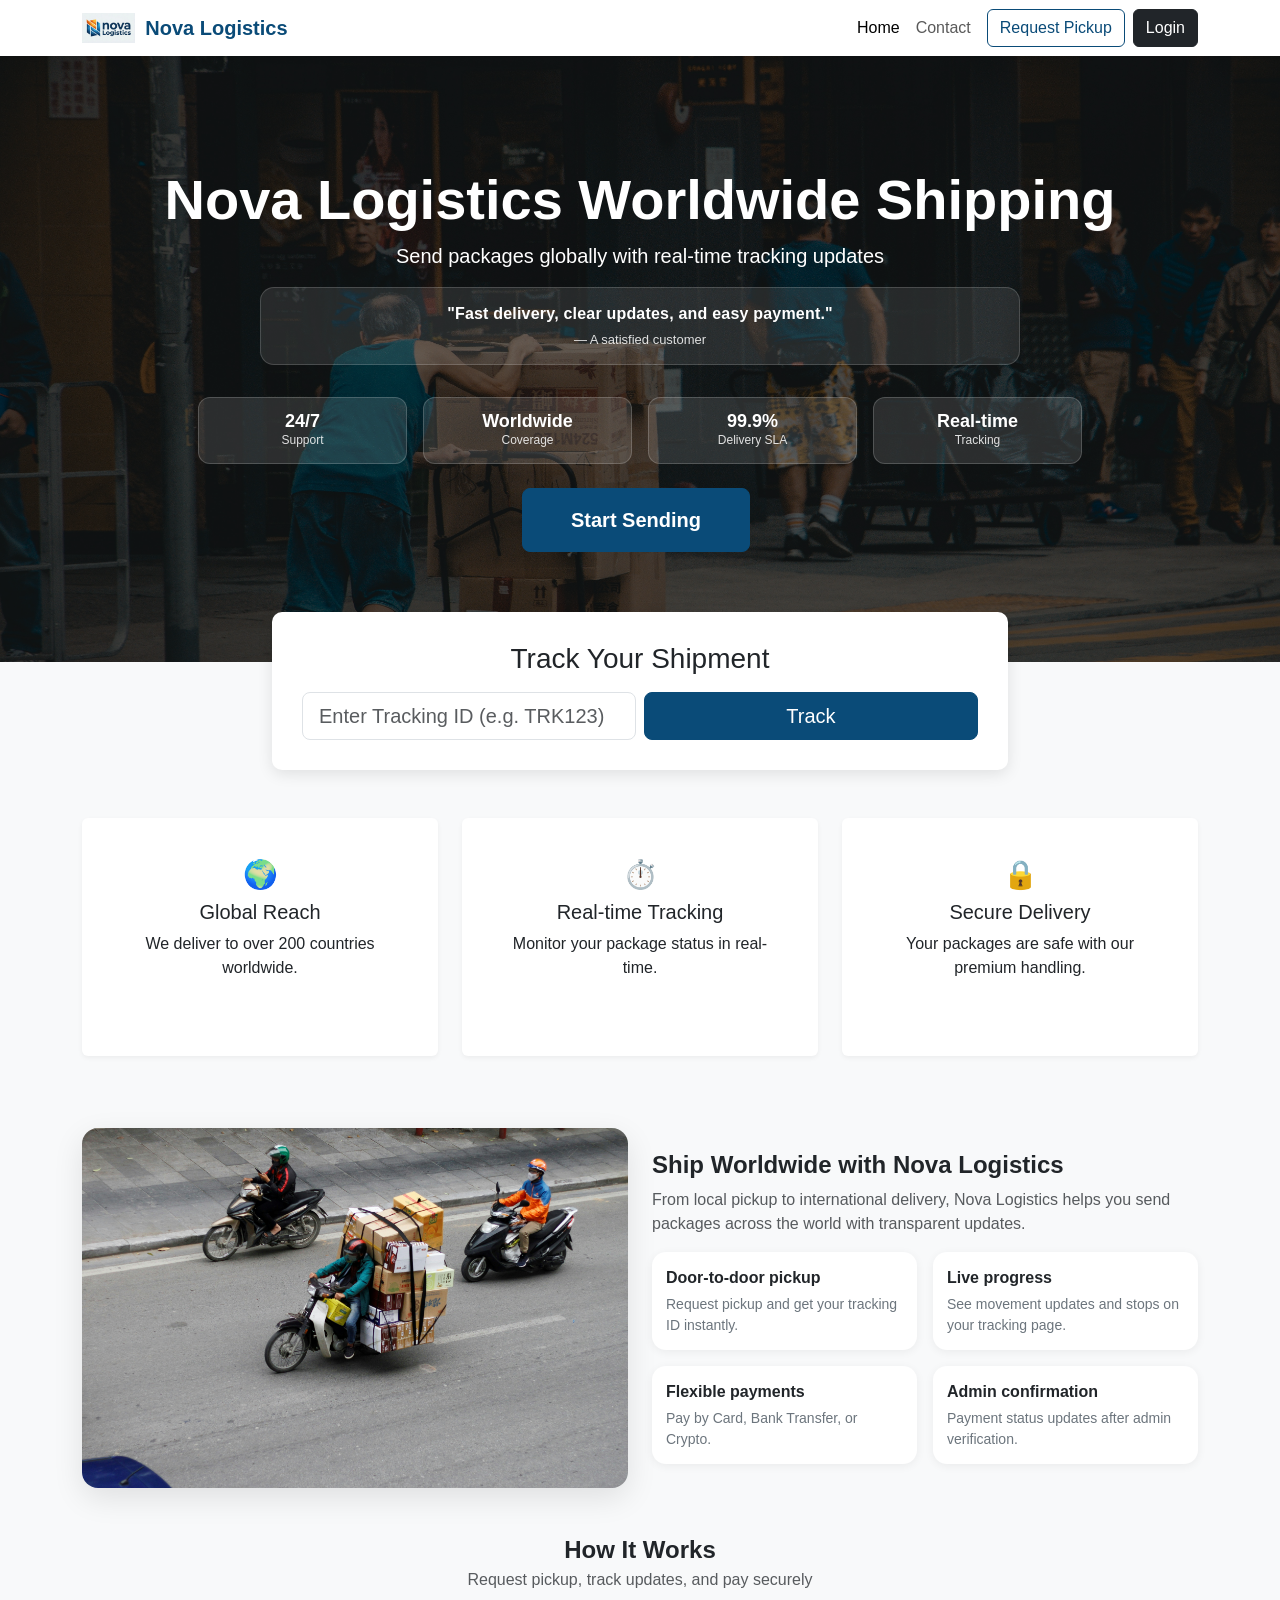
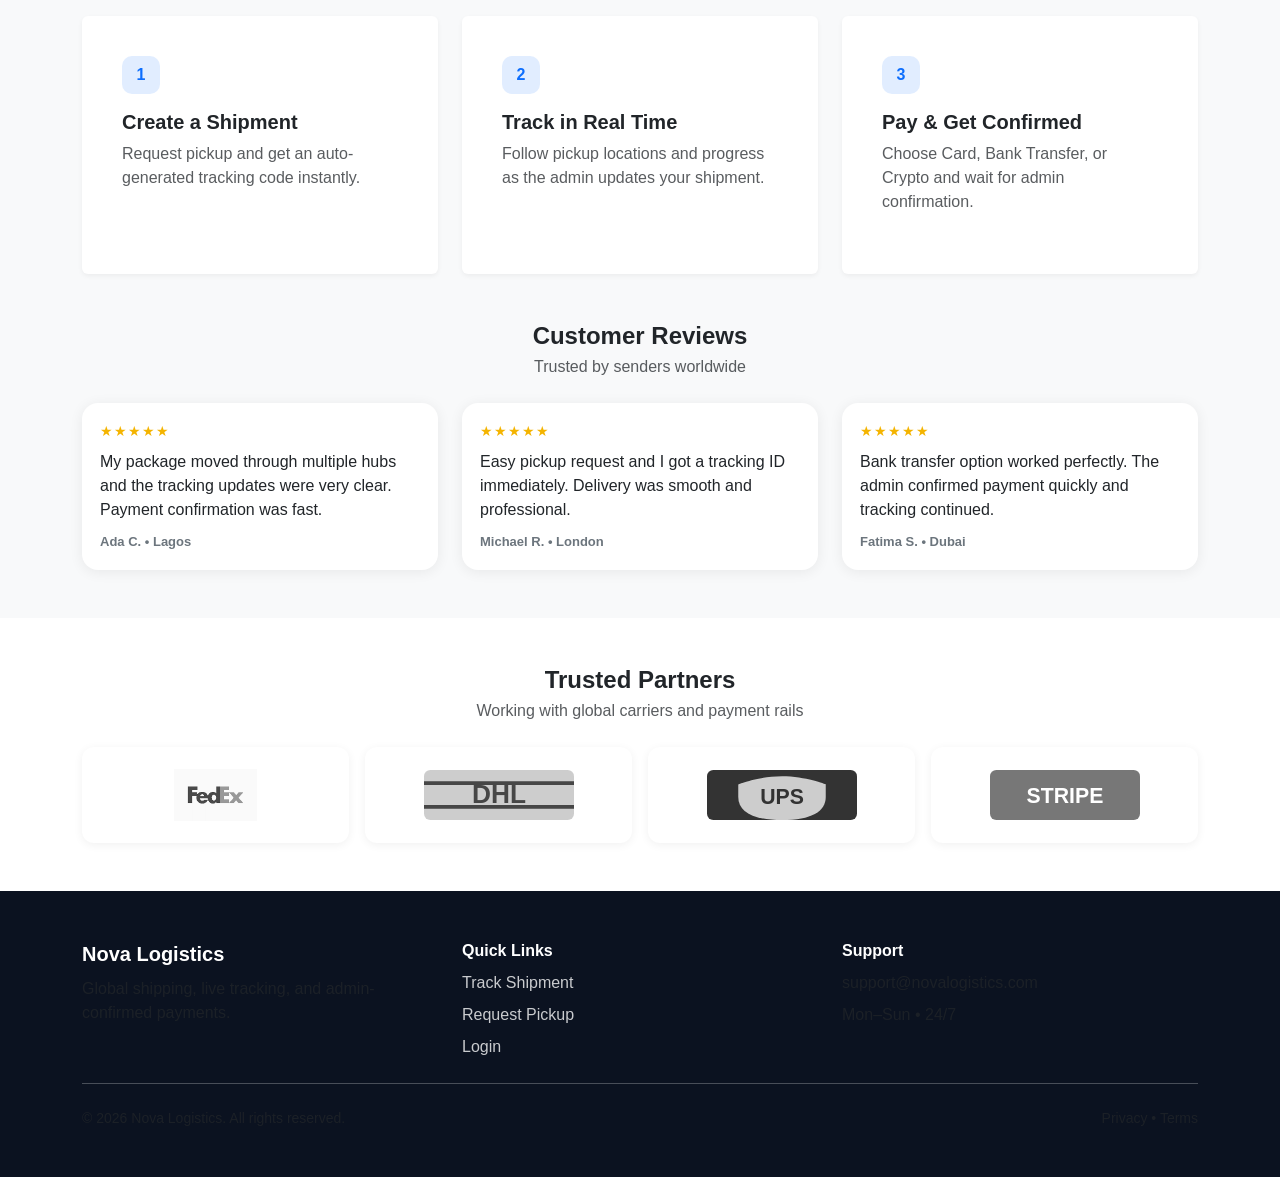
<file: index.html>
<!DOCTYPE html>
<html lang="en">
<head>
    <meta charset="UTF-8">
    <meta name="viewport" content="width=device-width, initial-scale=1.0">
    <title>Nova Logistics - Global Shipping & Tracking</title>
    <link href="https://cdn.jsdelivr.net/npm/bootstrap@5.3.0/dist/css/bootstrap.min.css" rel="stylesheet">
    <link href="css/styles.css" rel="stylesheet">
</head>
<body>

    <div id="page-loader" class="page-loader">
        <img src="css/pixverse_t2i_ori_b3b17f94-c710-4f68-aa2d-921520f1d6b5.webp" class="loader-logo" alt="Nova Logistics">
    </div>

    <!-- Navbar -->
    <nav class="navbar navbar-expand-lg navbar-light bg-white shadow-sm">
        <div class="container">
            <a class="navbar-brand" href="index.html">
                <img src="css/pixverse_t2i_ori_b3b17f94-c710-4f68-aa2d-921520f1d6b5.webp" class="brand-logo" alt="Nova Logistics">
                <span>Nova Logistics</span>
            </a>
            <button class="navbar-toggler" type="button" data-bs-toggle="collapse" data-bs-target="#navbarNav">
                <span class="navbar-toggler-icon"></span>
            </button>
            <div class="collapse navbar-collapse" id="navbarNav">
                <ul class="navbar-nav ms-auto align-items-center">
                    <li class="nav-item"><a class="nav-link active" href="index.html">Home</a></li>
                    <li class="nav-item"><a class="nav-link" href="#" onclick="alert('Contact us at support@novalogistics.com')">Contact</a></li>
                    <li class="nav-item ms-lg-2"><a class="btn btn-outline-primary" href="request.html">Request Pickup</a></li>
                    <li class="nav-item ms-lg-2"><a class="btn btn-dark" href="login.html">Login</a></li>
                </ul>
            </div>
        </div>
    </nav>

    <!-- Hero Section -->
    <div class="hero-section" id="hero">
        <div class="container">
            <div id="hero-content">
                <h1 class="display-4 fw-bold" id="hero-title">Global Logistics Solutions</h1>
                <p class="lead" id="hero-subtitle">Ship worldwide with real-time tracking and secure payments</p>
                <div class="hero-quote mt-3">
                    <div class="hero-quote-text" id="hero-quote">"Fast delivery, clear updates, and easy payment."</div>
                    <div class="hero-quote-meta" id="hero-quote-meta">— A satisfied customer</div>
                </div>
                <div class="hero-stats row g-3 justify-content-center mt-3">
                    <div class="col-6 col-md-3">
                        <div class="hero-stat">
                            <div class="hero-stat-value">24/7</div>
                            <div class="hero-stat-label">Support</div>
                        </div>
                    </div>
                    <div class="col-6 col-md-3">
                        <div class="hero-stat">
                            <div class="hero-stat-value">Worldwide</div>
                            <div class="hero-stat-label">Coverage</div>
                        </div>
                    </div>
                    <div class="col-6 col-md-3">
                        <div class="hero-stat">
                            <div class="hero-stat-value">99.9%</div>
                            <div class="hero-stat-label">Delivery SLA</div>
                        </div>
                    </div>
                    <div class="col-6 col-md-3">
                        <div class="hero-stat">
                            <div class="hero-stat-value">Real-time</div>
                            <div class="hero-stat-label">Tracking</div>
                        </div>
                    </div>
                </div>
            </div>
            <div class="mt-4">
                <a href="request.html" class="btn btn-primary btn-lg me-2 px-5 py-3 fw-bold">Start Sending</a>
            </div>
        </div>
    </div>

    <!-- Tracking Box -->
    <div class="container">
        <div class="row justify-content-center">
            <div class="col-md-8">
                <div class="tracking-box text-center">
                    <h3 class="mb-3">Track Your Shipment</h3>
                    <form id="track-form" class="d-flex flex-column flex-sm-row gap-2">
                        <input type="text" id="tracking-input" class="form-control form-control-lg flex-sm-grow-1" placeholder="Enter Tracking ID (e.g. TRK123)" required>
                        <button type="submit" class="btn btn-primary btn-lg w-100 flex-sm-grow-0">Track</button>
                    </form>
                </div>
            </div>
        </div>
    </div>

    <!-- Features -->
    <div class="container py-5">
        <div class="row text-center">
            <div class="col-md-4 mb-4">
                <div class="card p-4 h-100">
                    <div class="card-body">
                        <h3>🌍</h3>
                        <h5>Global Reach</h5>
                        <p>We deliver to over 200 countries worldwide.</p>
                    </div>
                </div>
            </div>
            <div class="col-md-4 mb-4">
                <div class="card p-4 h-100">
                    <div class="card-body">
                        <h3>⏱️</h3>
                        <h5>Real-time Tracking</h5>
                        <p>Monitor your package status in real-time.</p>
                    </div>
                </div>
            </div>
            <div class="col-md-4 mb-4">
                <div class="card p-4 h-100">
                    <div class="card-body">
                        <h3>🔒</h3>
                        <h5>Secure Delivery</h5>
                        <p>Your packages are safe with our premium handling.</p>
                    </div>
                </div>
            </div>
        </div>
    </div>

    <div class="container pb-5">
        <div class="row g-4 align-items-center">
            <div class="col-lg-6">
                <div class="section-image-card">
                    <img src="css/shipping11.jpg" class="section-image" alt="Global shipping">
                </div>
            </div>
            <div class="col-lg-6">
                <h4 class="fw-bold mb-2">Ship Worldwide with Nova Logistics</h4>
                <p class="text-muted mb-3">From local pickup to international delivery, Nova Logistics helps you send packages across the world with transparent updates.</p>
                <div class="row g-3">
                    <div class="col-sm-6">
                        <div class="mini-feature">
                            <div class="mini-feature-title">Door-to-door pickup</div>
                            <div class="mini-feature-text">Request pickup and get your tracking ID instantly.</div>
                        </div>
                    </div>
                    <div class="col-sm-6">
                        <div class="mini-feature">
                            <div class="mini-feature-title">Live progress</div>
                            <div class="mini-feature-text">See movement updates and stops on your tracking page.</div>
                        </div>
                    </div>
                    <div class="col-sm-6">
                        <div class="mini-feature">
                            <div class="mini-feature-title">Flexible payments</div>
                            <div class="mini-feature-text">Pay by Card, Bank Transfer, or Crypto.</div>
                        </div>
                    </div>
                    <div class="col-sm-6">
                        <div class="mini-feature">
                            <div class="mini-feature-title">Admin confirmation</div>
                            <div class="mini-feature-text">Payment status updates after admin verification.</div>
                        </div>
                    </div>
                </div>
            </div>
        </div>
    </div>

    <div class="container pb-5">
        <div class="text-center mb-4">
            <h4 class="fw-bold mb-1">How It Works</h4>
            <p class="text-muted mb-0">Request pickup, track updates, and pay securely</p>
        </div>
        <div class="row g-4">
            <div class="col-md-4">
                <div class="card p-4 h-100">
                    <div class="card-body">
                        <div class="how-icon mb-3">1</div>
                        <h5 class="fw-bold">Create a Shipment</h5>
                        <p class="text-muted mb-0">Request pickup and get an auto-generated tracking code instantly.</p>
                    </div>
                </div>
            </div>
            <div class="col-md-4">
                <div class="card p-4 h-100">
                    <div class="card-body">
                        <div class="how-icon mb-3">2</div>
                        <h5 class="fw-bold">Track in Real Time</h5>
                        <p class="text-muted mb-0">Follow pickup locations and progress as the admin updates your shipment.</p>
                    </div>
                </div>
            </div>
            <div class="col-md-4">
                <div class="card p-4 h-100">
                    <div class="card-body">
                        <div class="how-icon mb-3">3</div>
                        <h5 class="fw-bold">Pay & Get Confirmed</h5>
                        <p class="text-muted mb-0">Choose Card, Bank Transfer, or Crypto and wait for admin confirmation.</p>
                    </div>
                </div>
            </div>
        </div>
    </div>

    <div class="container pb-5">
        <div class="text-center mb-4">
            <h4 class="fw-bold mb-1">Customer Reviews</h4>
            <p class="text-muted mb-0">Trusted by senders worldwide</p>
        </div>
        <div class="row g-4">
            <div class="col-md-4">
                <div class="testimonial-card">
                    <div class="testimonial-stars">★★★★★</div>
                    <div class="testimonial-text">My package moved through multiple hubs and the tracking updates were very clear. Payment confirmation was fast.</div>
                    <div class="testimonial-meta">Ada C. • Lagos</div>
                </div>
            </div>
            <div class="col-md-4">
                <div class="testimonial-card">
                    <div class="testimonial-stars">★★★★★</div>
                    <div class="testimonial-text">Easy pickup request and I got a tracking ID immediately. Delivery was smooth and professional.</div>
                    <div class="testimonial-meta">Michael R. • London</div>
                </div>
            </div>
            <div class="col-md-4">
                <div class="testimonial-card">
                    <div class="testimonial-stars">★★★★★</div>
                    <div class="testimonial-text">Bank transfer option worked perfectly. The admin confirmed payment quickly and tracking continued.</div>
                    <div class="testimonial-meta">Fatima S. • Dubai</div>
                </div>
            </div>
        </div>
    </div>

    <div class="partners-section py-5">
        <div class="container">
            <div class="text-center mb-4">
                <h4 class="fw-bold mb-1">Trusted Partners</h4>
                <p class="text-muted mb-0">Working with global carriers and payment rails</p>
            </div>
            <div class="row g-3 justify-content-center align-items-center text-center">
                <div class="col-6 col-md-3">
                    <div class="partner-card">
                        <img src="css/download.png" class="partner-logo" alt="FedEx">
                    </div>
                </div>
                <div class="col-6 col-md-3">
                    <div class="partner-card">
                        <svg class="partner-svg" viewBox="0 0 240 80" xmlns="http://www.w3.org/2000/svg" role="img" aria-label="DHL">
                            <rect x="0" y="0" width="240" height="80" rx="10" fill="#FFCC00"/>
                            <rect x="0" y="18" width="240" height="6" fill="#D40511"/>
                            <rect x="0" y="56" width="240" height="6" fill="#D40511"/>
                            <text x="120" y="52" text-anchor="middle" font-size="42" font-family="Segoe UI, Arial, sans-serif" font-weight="700" fill="#D40511">DHL</text>
                        </svg>
                    </div>
                </div>
                <div class="col-6 col-md-3">
                    <div class="partner-card">
                        <svg class="partner-svg" viewBox="0 0 240 80" xmlns="http://www.w3.org/2000/svg" role="img" aria-label="UPS">
                            <rect x="0" y="0" width="240" height="80" rx="10" fill="#2B1B0E"/>
                            <path d="M120 10c38 0 70 13 70 13v20c0 23-23 37-70 37S50 66 50 43V23s32-13 70-13z" fill="#FFC72C"/>
                            <text x="120" y="55" text-anchor="middle" font-size="34" font-family="Segoe UI, Arial, sans-serif" font-weight="800" fill="#2B1B0E">UPS</text>
                        </svg>
                    </div>
                </div>
                <div class="col-6 col-md-3">
                    <div class="partner-card">
                        <svg class="partner-svg" viewBox="0 0 240 80" xmlns="http://www.w3.org/2000/svg" role="img" aria-label="Stripe">
                            <rect x="0" y="0" width="240" height="80" rx="10" fill="#635BFF"/>
                            <text x="120" y="52" text-anchor="middle" font-size="34" font-family="Segoe UI, Arial, sans-serif" font-weight="700" fill="#ffffff">STRIPE</text>
                        </svg>
                    </div>
                </div>
            </div>
        </div>
    </div>

    <footer class="footer-section">
        <div class="container py-5">
            <div class="row g-4">
                <div class="col-md-4">
                    <div class="fw-bold fs-5 mb-2">Nova Logistics</div>
                    <div class="text-muted">Global shipping, live tracking, and admin-confirmed payments.</div>
                </div>
                <div class="col-md-4">
                    <div class="fw-bold mb-2">Quick Links</div>
                    <div class="d-flex flex-column gap-2">
                        <a class="footer-link" href="index.html">Track Shipment</a>
                        <a class="footer-link" href="request.html">Request Pickup</a>
                        <a class="footer-link" href="login.html">Login</a>
                    </div>
                </div>
                <div class="col-md-4">
                    <div class="fw-bold mb-2">Support</div>
                    <div class="text-muted mb-2">support@novalogistics.com</div>
                    <div class="text-muted">Mon–Sun • 24/7</div>
                </div>
            </div>
            <hr class="my-4">
            <div class="d-flex flex-column flex-md-row justify-content-between align-items-center gap-2">
                <div class="text-muted small">© <span id="footer-year"></span> Nova Logistics. All rights reserved.</div>
                <div class="text-muted small">Privacy • Terms</div>
            </div>
        </div>
    </footer>

    <script src="https://cdn.jsdelivr.net/npm/bootstrap@5.3.0/dist/js/bootstrap.bundle.min.js"></script>
    <script src="js/main.js"></script>
    <script>
        const heroSlides = [
            {
                title: 'Nova Logistics Worldwide Shipping',
                subtitle: 'Send packages globally with real-time tracking updates',
                quote: '"Fast delivery, clear updates, and easy payment."',
                quoteMeta: '— A satisfied customer',
                bg: "url('shipping.jpg')"
            },
            {
                title: 'Track Every Stop on the Route',
                subtitle: 'See live movement and updates from pickup to delivery',
                quote: '"The tracking map helped me follow every hub and update."',
                quoteMeta: '— Michael R. • London',
                bg: "url('FindAPlace_727x463_April_2026.jpg')"
            },
            {
                title: 'Flexible Payment Options',
                subtitle: 'Pay by Card, Bank Transfer, or Crypto with admin confirmation',
                quote: '"Bank transfer was simple and confirmation came quickly."',
                quoteMeta: '— Fatima S. • Dubai',
                bg: "url('SaveOnDeliveries_727x463.jpg')"
            },
            {
                title: 'Save on Deliveries',
                subtitle: 'Reliable shipping with transparent pricing and updates',
                quote: '"Nova Logistics made international shipping stress-free."',
                quoteMeta: '— Ada C. • Lagos',
                bg: "url('shipping11.jpg')"
            }
        ];

        let heroIndex = 0;
        const heroEl = document.getElementById('hero');
        const heroTitleEl = document.getElementById('hero-title');
        const heroSubtitleEl = document.getElementById('hero-subtitle');
        const heroQuoteEl = document.getElementById('hero-quote');
        const heroQuoteMetaEl = document.getElementById('hero-quote-meta');
        const heroContentEl = document.getElementById('hero-content');

        function setHeroSlide(nextIndex) {
            const slide = heroSlides[nextIndex];
            if (!slide) return;

            heroContentEl.classList.add('hero-fade');

            window.setTimeout(() => {
                heroTitleEl.innerText = slide.title;
                heroSubtitleEl.innerText = slide.subtitle;
                if (heroQuoteEl) heroQuoteEl.innerText = slide.quote || '';
                if (heroQuoteMetaEl) heroQuoteMetaEl.innerText = slide.quoteMeta || '';
                heroEl.style.setProperty('--hero-bg', slide.bg);
                heroContentEl.classList.remove('hero-fade');
            }, 180);
        }

        setHeroSlide(heroIndex);
        window.setInterval(() => {
            heroIndex = (heroIndex + 1) % heroSlides.length;
            setHeroSlide(heroIndex);
        }, 5500);

        document.getElementById('footer-year').innerText = new Date().getFullYear();

        document.getElementById('track-form').addEventListener('submit', function(e) {
            e.preventDefault();
            const id = String(document.getElementById('tracking-input').value || '').trim().toUpperCase();
            window.location.href = `dashboard.html?track=${encodeURIComponent(id)}`;
        });

        window.addEventListener('load', () => {
            const loader = document.getElementById('page-loader');
            if (!loader) return;
            loader.classList.add('is-hidden');
            window.setTimeout(() => loader.remove(), 300);
        });
    </script>
</body>
</html>
</file>
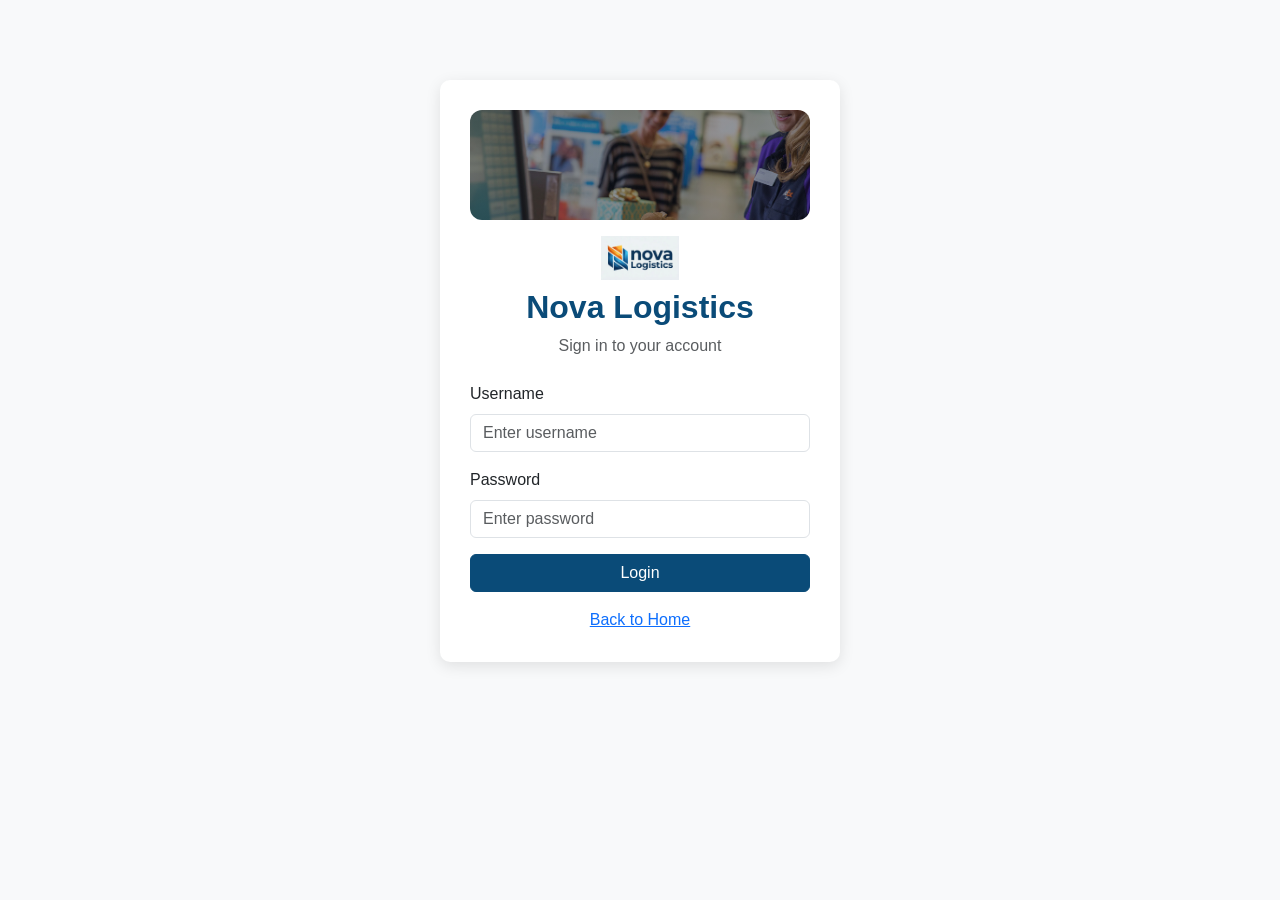
<file: login.html>
<!DOCTYPE html>
<html lang="en">
<head>
    <meta charset="UTF-8">
    <meta name="viewport" content="width=device-width, initial-scale=1.0">
    <title>Login - Nova Logistics</title>
    <link href="https://cdn.jsdelivr.net/npm/bootstrap@5.3.0/dist/css/bootstrap.min.css" rel="stylesheet">
    <link href="css/styles.css" rel="stylesheet">
</head>
<body class="bg-light">

    <div id="page-loader" class="page-loader">
        <img src="css/pixverse_t2i_ori_b3b17f94-c710-4f68-aa2d-921520f1d6b5.webp" class="loader-logo" alt="Nova Logistics">
    </div>

    <div class="container">
        <div class="login-container">
            <div class="login-hero"></div>
            <div class="text-center mb-4">
                <img src="css/pixverse_t2i_ori_b3b17f94-c710-4f68-aa2d-921520f1d6b5.webp" class="login-logo mb-2" alt="Nova Logistics">
                <h2 class="text-primary fw-bold">Nova Logistics</h2>
                <p class="text-muted">Sign in to your account</p>
            </div>
            
            <div id="login-alert" class="alert alert-danger d-none"></div>

            <form id="login-form">
                <div class="mb-3">
                    <label class="form-label">Username</label>
                    <input type="text" id="username" class="form-control" placeholder="Enter username" required>
                </div>
                <div class="mb-3">
                    <label class="form-label">Password</label>
                    <input type="password" id="password" class="form-control" placeholder="Enter password" required>
                </div>
                <button type="submit" class="btn btn-primary w-100">Login</button>
            </form>
            
            <div class="mt-3 text-center">
                <a href="index.html">Back to Home</a>
            </div>
        </div>
    </div>

    <script src="js/auth.js"></script>
    <script>
        document.getElementById('login-form').addEventListener('submit', function(e) {
            e.preventDefault();
            const u = document.getElementById('username').value;
            const p = document.getElementById('password').value;
            
            const result = Auth.login(u, p);
            
            if (result.success) {
                if (result.role === 'admin') {
                    window.location.href = 'admin.html';
                } else {
                    window.location.href = 'dashboard.html';
                }
            } else {
                const alert = document.getElementById('login-alert');
                alert.innerText = result.message;
                alert.classList.remove('d-none');
            }
        });

        window.addEventListener('load', () => {
            const loader = document.getElementById('page-loader');
            if (!loader) return;
            loader.classList.add('is-hidden');
            window.setTimeout(() => loader.remove(), 300);
        });
    </script>
</body>
</html>
</file>
<file: css/styles.css>
/* Custom Styles */
:root {
    --nova-primary: #0a4b78;
    --nova-primary-rgb: 10, 75, 120;
    --nova-secondary: #08a6c9;
    --nova-secondary-rgb: 8, 166, 201;
    --nova-accent: #f28a1b;
    --nova-accent-rgb: 242, 138, 27;
    --nova-dark: #0b1220;

    --bs-primary: var(--nova-primary);
    --bs-primary-rgb: var(--nova-primary-rgb);
    --bs-link-color: var(--nova-primary);
    --bs-link-hover-color: #083a5c;
}

body {
    background-color: #f8f9fa;
    font-family: 'Segoe UI', Tahoma, Geneva, Verdana, sans-serif;
}

.navbar-brand {
    font-weight: bold;
    display: inline-flex;
    align-items: center;
    gap: 10px;
}

.navbar-light .navbar-brand {
    color: var(--nova-primary) !important;
}

.navbar-dark .navbar-brand {
    color: #ffffff !important;
}

.brand-logo {
    height: 30px;
    width: auto;
    display: block;
}

.btn-primary {
    --bs-btn-bg: var(--nova-primary);
    --bs-btn-border-color: var(--nova-primary);
    --bs-btn-hover-bg: #083a5c;
    --bs-btn-hover-border-color: #083a5c;
    --bs-btn-active-bg: #062e48;
    --bs-btn-active-border-color: #062e48;
}

.btn-outline-primary {
    --bs-btn-color: var(--nova-primary);
    --bs-btn-border-color: var(--nova-primary);
    --bs-btn-hover-bg: var(--nova-primary);
    --bs-btn-hover-border-color: var(--nova-primary);
    --bs-btn-hover-color: #ffffff;
    --bs-btn-active-bg: #083a5c;
    --bs-btn-active-border-color: #083a5c;
}

.page-loader {
    position: fixed;
    inset: 0;
    background: rgba(255,255,255,0.96);
    display: flex;
    align-items: center;
    justify-content: center;
    z-index: 9999;
    transition: opacity 0.25s ease, visibility 0.25s ease;
}

.page-loader.is-hidden {
    opacity: 0;
    visibility: hidden;
}

.loader-logo {
    width: 120px;
    height: auto;
    animation: loaderPulse 1.2s ease-in-out infinite;
    filter: drop-shadow(0 8px 20px rgba(10,75,120,0.25));
}

@keyframes loaderPulse {
    0% { transform: scale(0.98) rotate(0deg); opacity: 0.9; }
    50% { transform: scale(1.03) rotate(2deg); opacity: 1; }
    100% { transform: scale(0.98) rotate(0deg); opacity: 0.9; }
}

.hero-section {
    --hero-bg: url('shipping.jpg');
    background: linear-gradient(rgba(0,0,0,0.62), rgba(0,0,0,0.62)), var(--hero-bg);
    background-size: cover;
    background-position: center;
    color: white;
    padding: clamp(70px, 10vw, 110px) 0;
    text-align: center;
}

.hero-fade {
    opacity: 0;
    transform: translateY(4px);
}

#hero-content {
    transition: opacity 0.25s ease, transform 0.25s ease;
}

.hero-stats {
    max-width: 900px;
    margin-left: auto;
    margin-right: auto;
}

.hero-quote {
    max-width: 760px;
    margin-left: auto;
    margin-right: auto;
    padding: 14px 16px;
    border-radius: 14px;
    background: rgba(255,255,255,0.10);
    border: 1px solid rgba(255,255,255,0.16);
}

.hero-quote-text {
    font-weight: 700;
    letter-spacing: 0.2px;
}

.hero-quote-meta {
    opacity: 0.85;
    font-size: 13px;
    margin-top: 4px;
}

.hero-stat {
    background: rgba(255,255,255,0.12);
    border: 1px solid rgba(255,255,255,0.18);
    border-radius: 12px;
    padding: 14px 12px;
}

.hero-stat-value {
    font-weight: 800;
    font-size: 18px;
    line-height: 1.1;
}

.hero-stat-label {
    font-size: 12px;
    opacity: 0.85;
}

.tracking-box {
    background: white;
    padding: 30px;
    border-radius: 10px;
    box-shadow: 0 4px 15px rgba(0,0,0,0.1);
    margin-top: -50px;
    position: relative;
    z-index: 10;
}

.status-timeline {
    position: relative;
    padding-left: 30px;
    margin-top: 20px;
    border-left: 2px solid #dee2e6;
}

.timeline-item {
    position: relative;
    margin-bottom: 20px;
}

.timeline-item::before {
    content: '';
    position: absolute;
    left: -36px;
    top: 5px;
    width: 14px;
    height: 14px;
    border-radius: 50%;
    background: var(--nova-primary);
    border: 2px solid white;
}

.timeline-item.completed::before {
    background: #198754;
}

.timeline-item.pending::before {
    background: #dee2e6;
}

.card {
    border: none;
    box-shadow: 0 2px 5px rgba(0,0,0,0.05);
    margin-bottom: 20px;
}

.login-container {
    max-width: 400px;
    margin: 80px auto;
    padding: 30px;
    background: white;
    border-radius: 10px;
    box-shadow: 0 4px 15px rgba(0,0,0,0.1);
}

.login-hero {
    height: 110px;
    border-radius: 12px;
    margin-bottom: 16px;
    background: linear-gradient(rgba(11,18,32,0.45), rgba(11,18,32,0.45)), url('FindAPlace_727x463_April_2026.jpg');
    background-size: cover;
    background-position: center;
}

.login-logo {
    height: 44px;
    width: auto;
}

#map-simulation {
    height: clamp(240px, 42vh, 360px);
    background:
        radial-gradient(circle at 20% 30%, rgba(var(--nova-primary-rgb),0.16), rgba(var(--nova-primary-rgb),0) 42%),
        radial-gradient(circle at 75% 55%, rgba(var(--nova-secondary-rgb),0.18), rgba(var(--nova-secondary-rgb),0) 48%),
        linear-gradient(135deg, rgba(255,255,255,0.9), rgba(255,255,255,0.75)),
        repeating-linear-gradient(0deg, rgba(var(--nova-primary-rgb),0.06), rgba(var(--nova-primary-rgb),0.06) 1px, transparent 1px, transparent 18px),
        repeating-linear-gradient(90deg, rgba(var(--nova-primary-rgb),0.06), rgba(var(--nova-primary-rgb),0.06) 1px, transparent 1px, transparent 18px);
    border-radius: 10px;
    position: relative;
    overflow: hidden;
    margin-bottom: 20px;
}

.leaflet-container {
    border-radius: 10px;
}

@media (max-width: 575.98px) {
    .brand-logo {
        height: 26px;
    }

    .navbar-brand span {
        font-size: 16px;
    }

    .loader-logo {
        width: 96px;
    }

    .tracking-box {
        margin-top: -35px;
    }
}

.map-point {
    width: 15px;
    height: 15px;
    background-color: var(--nova-accent);
    border-radius: 50%;
    position: absolute;
    transform: translate(-50%, -50%);
    transition: all 1s ease;
}

.map-line {
    position: absolute;
    height: 2px;
    background-color: var(--nova-primary);
    transform-origin: 0 0;
}

.truck-icon {
    font-size: 24px;
    position: absolute;
    transform: translate(-50%, -50%);
    transition: all 2s linear;
}

.leaflet-truck .truck-badge {
    width: 28px;
    height: 28px;
    border-radius: 10px;
    background: rgba(242,138,27,0.92);
    display: flex;
    align-items: center;
    justify-content: center;
    box-shadow: 0 10px 22px rgba(10,75,120,0.25);
    border: 1px solid rgba(255,255,255,0.6);
}

.how-icon {
    width: 38px;
    height: 38px;
    border-radius: 10px;
    background: rgba(13,110,253,0.12);
    color: #0d6efd;
    display: inline-flex;
    align-items: center;
    justify-content: center;
    font-weight: 800;
}

.section-image-card {
    border-radius: 16px;
    overflow: hidden;
    box-shadow: 0 10px 30px rgba(0,0,0,0.10);
}

.section-image {
    width: 100%;
    height: 360px;
    object-fit: cover;
    display: block;
}

.mini-feature {
    background: #ffffff;
    border-radius: 14px;
    padding: 14px;
    box-shadow: 0 2px 10px rgba(0,0,0,0.06);
    height: 100%;
}

.mini-feature-title {
    font-weight: 800;
    margin-bottom: 4px;
}

.mini-feature-text {
    color: #6c757d;
    margin: 0;
    font-size: 14px;
}

.testimonial-card {
    background: #ffffff;
    border-radius: 16px;
    padding: 18px;
    box-shadow: 0 2px 14px rgba(0,0,0,0.07);
    height: 100%;
}

.testimonial-stars {
    color: #f4b400;
    letter-spacing: 1px;
    font-size: 14px;
    margin-bottom: 8px;
}

.testimonial-text {
    color: #212529;
    margin-bottom: 10px;
}

.testimonial-meta {
    color: #6c757d;
    font-weight: 600;
    font-size: 13px;
}

.partners-section {
    background: #ffffff;
}

.partner-card {
    background: #ffffff;
    border-radius: 12px;
    box-shadow: 0 2px 10px rgba(0,0,0,0.06);
    height: 96px;
    display: flex;
    align-items: center;
    justify-content: center;
    padding: 16px;
}

.partner-logo {
    max-width: 150px;
    max-height: 52px;
    width: 100%;
    object-fit: contain;
    filter: grayscale(100%);
    opacity: 0.9;
    transition: filter 0.2s ease, opacity 0.2s ease, transform 0.2s ease;
}

.partner-svg {
    width: 150px;
    height: 52px;
    filter: grayscale(100%);
    opacity: 0.9;
    transition: filter 0.2s ease, opacity 0.2s ease, transform 0.2s ease;
}

.partner-card:hover .partner-logo,
.partner-card:hover .partner-svg {
    filter: none;
    opacity: 1;
    transform: translateY(-1px);
}

.footer-section {
    background: #0b1220;
    color: #ffffff;
}

.footer-link {
    color: rgba(255,255,255,0.78);
    text-decoration: none;
}

.footer-link:hover {
    color: #ffffff;
    text-decoration: underline;
}

.tracking-hero {
    background: linear-gradient(rgba(11,18,32,0.65), rgba(11,18,32,0.65)), url('shipping.jpg');
    background-size: cover;
    background-position: center;
    padding: 26px 0;
}

.tracking-hero-inner {
    color: #ffffff;
    border-radius: 16px;
    padding: 18px 18px;
    background: rgba(255,255,255,0.08);
    border: 1px solid rgba(255,255,255,0.12);
}

.tracking-hero-title {
    font-size: 20px;
    font-weight: 800;
}

.tracking-hero-subtitle {
    opacity: 0.9;
}

.review-stars {
    color: #f4b400;
    letter-spacing: 1px;
    font-size: 13px;
    margin-bottom: 6px;
}

.review-text {
    margin-bottom: 6px;
}

.review-meta {
    color: #6c757d;
    font-weight: 600;
    font-size: 13px;
}

.request-hero {
    background: linear-gradient(rgba(11,18,32,0.55), rgba(11,18,32,0.55)), url('SaveOnDeliveries_727x463.jpg');
    background-size: cover;
    background-position: center;
    min-height: 150px;
    border-top-left-radius: 12px;
    border-top-right-radius: 12px;
    display: flex;
    align-items: flex-end;
}

.request-hero-overlay {
    width: 100%;
    padding: 18px;
    color: #ffffff;
}

.admin-hero {
    background: linear-gradient(rgba(11,18,32,0.65), rgba(11,18,32,0.65)), url('shipping11.jpg');
    background-size: cover;
    background-position: center;
    padding: 20px 0;
}

.admin-hero-inner {
    color: #ffffff;
    border-radius: 16px;
    padding: 16px 18px;
    background: rgba(255,255,255,0.08);
    border: 1px solid rgba(255,255,255,0.12);
}

.admin-hero-title {
    font-size: 18px;
    font-weight: 800;
}

.admin-hero-subtitle {
    opacity: 0.9;
}
</file>
